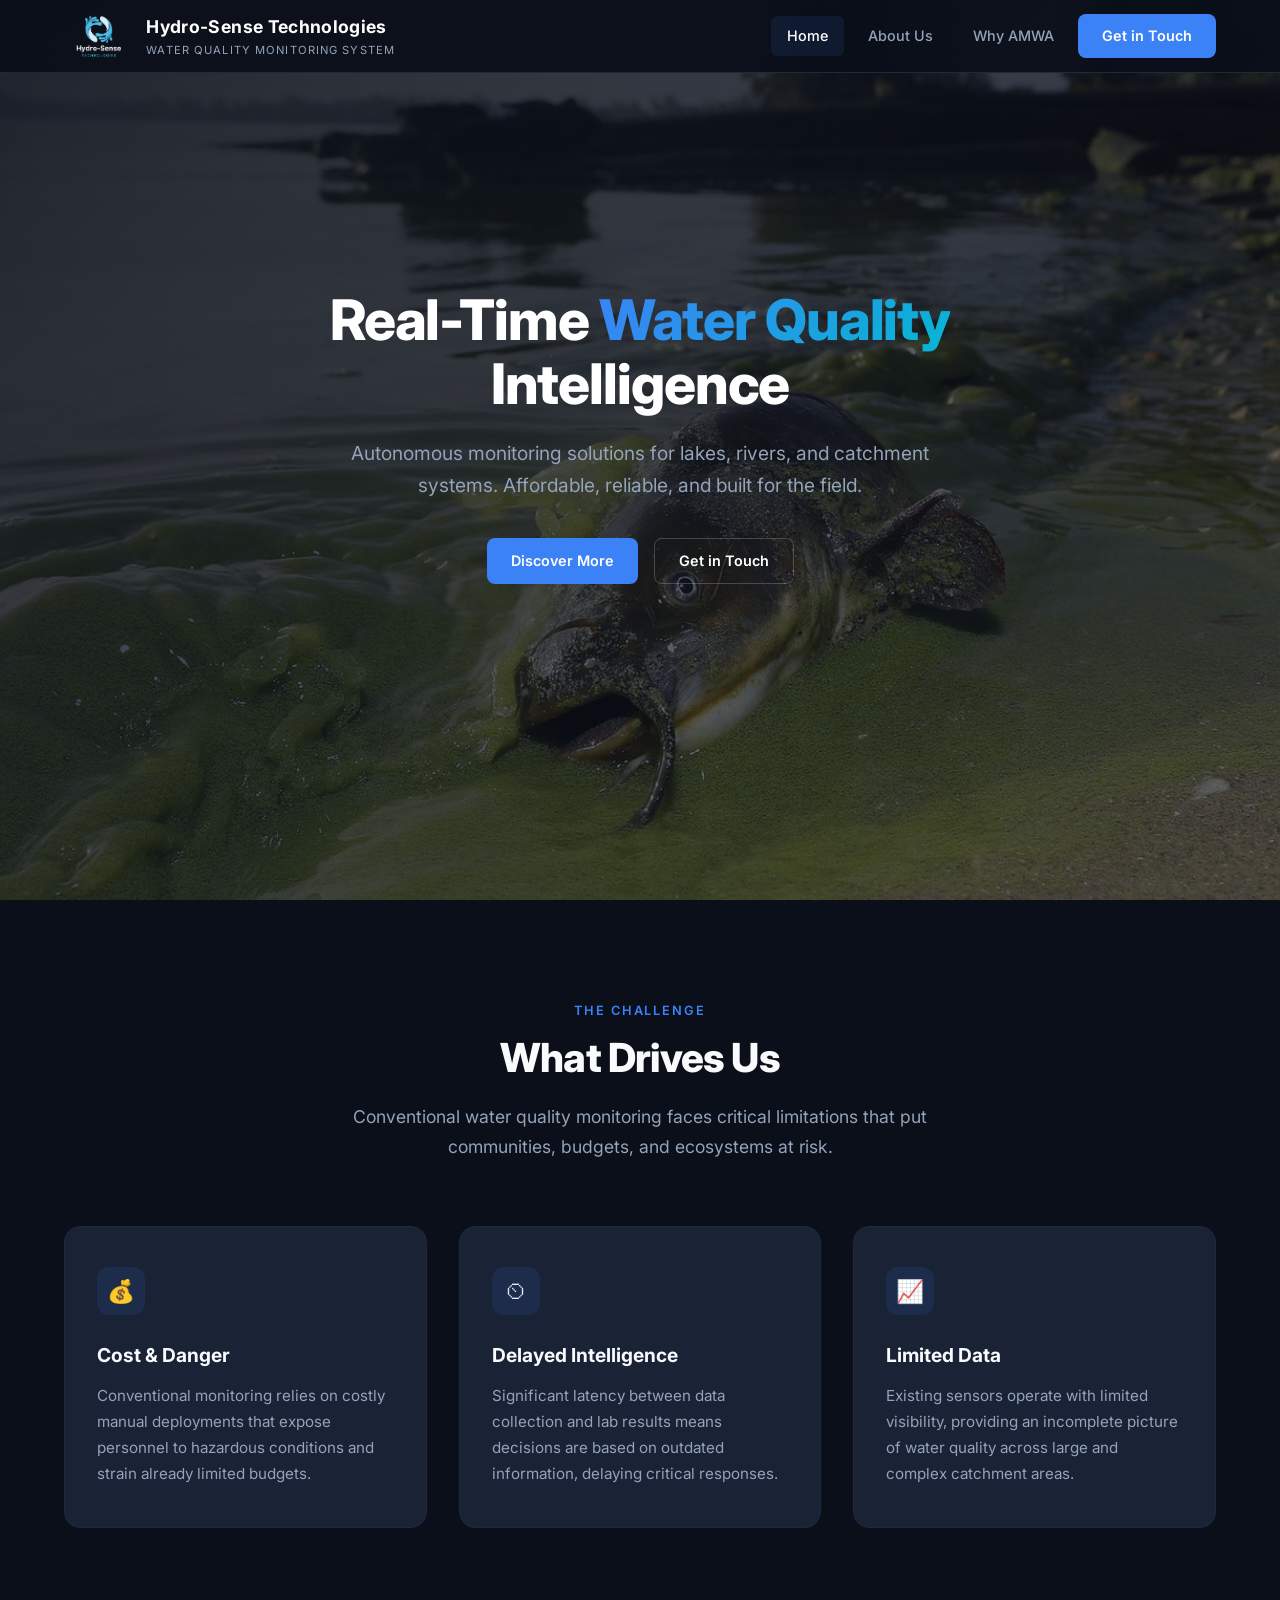
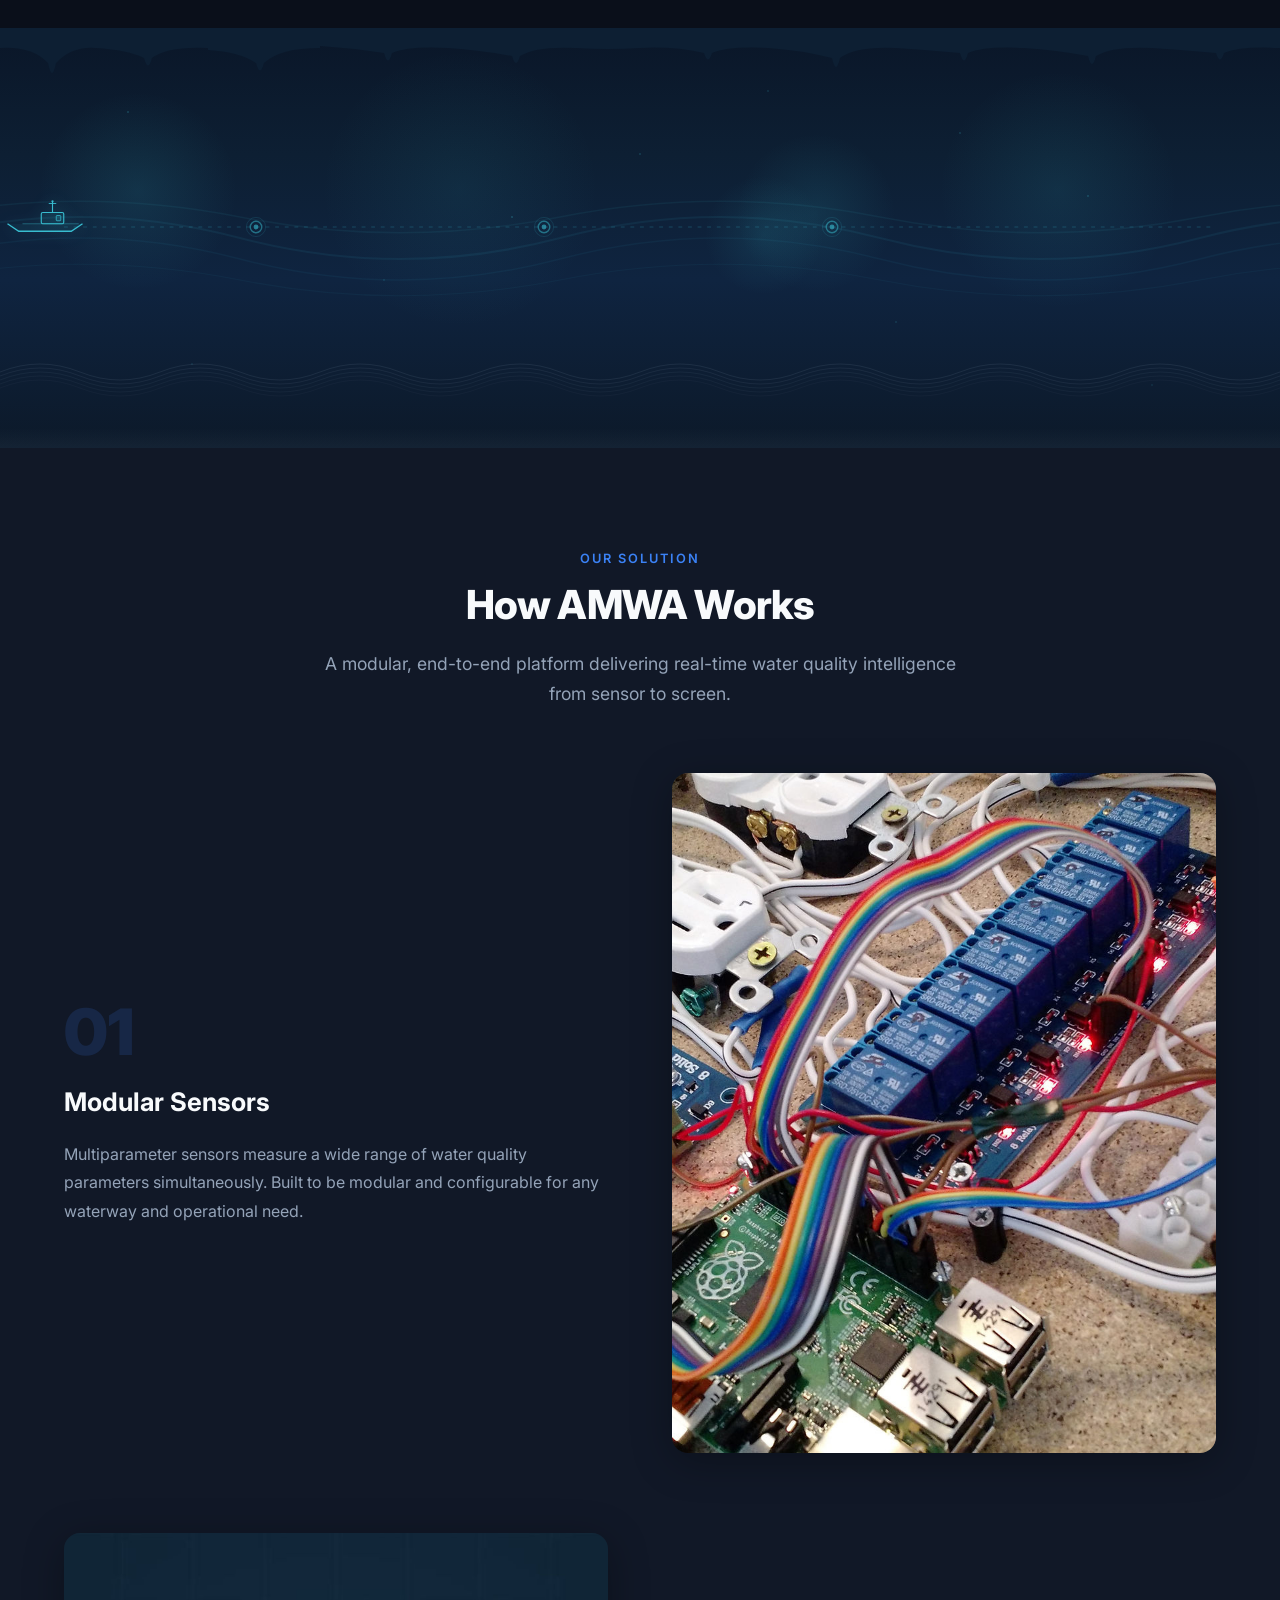
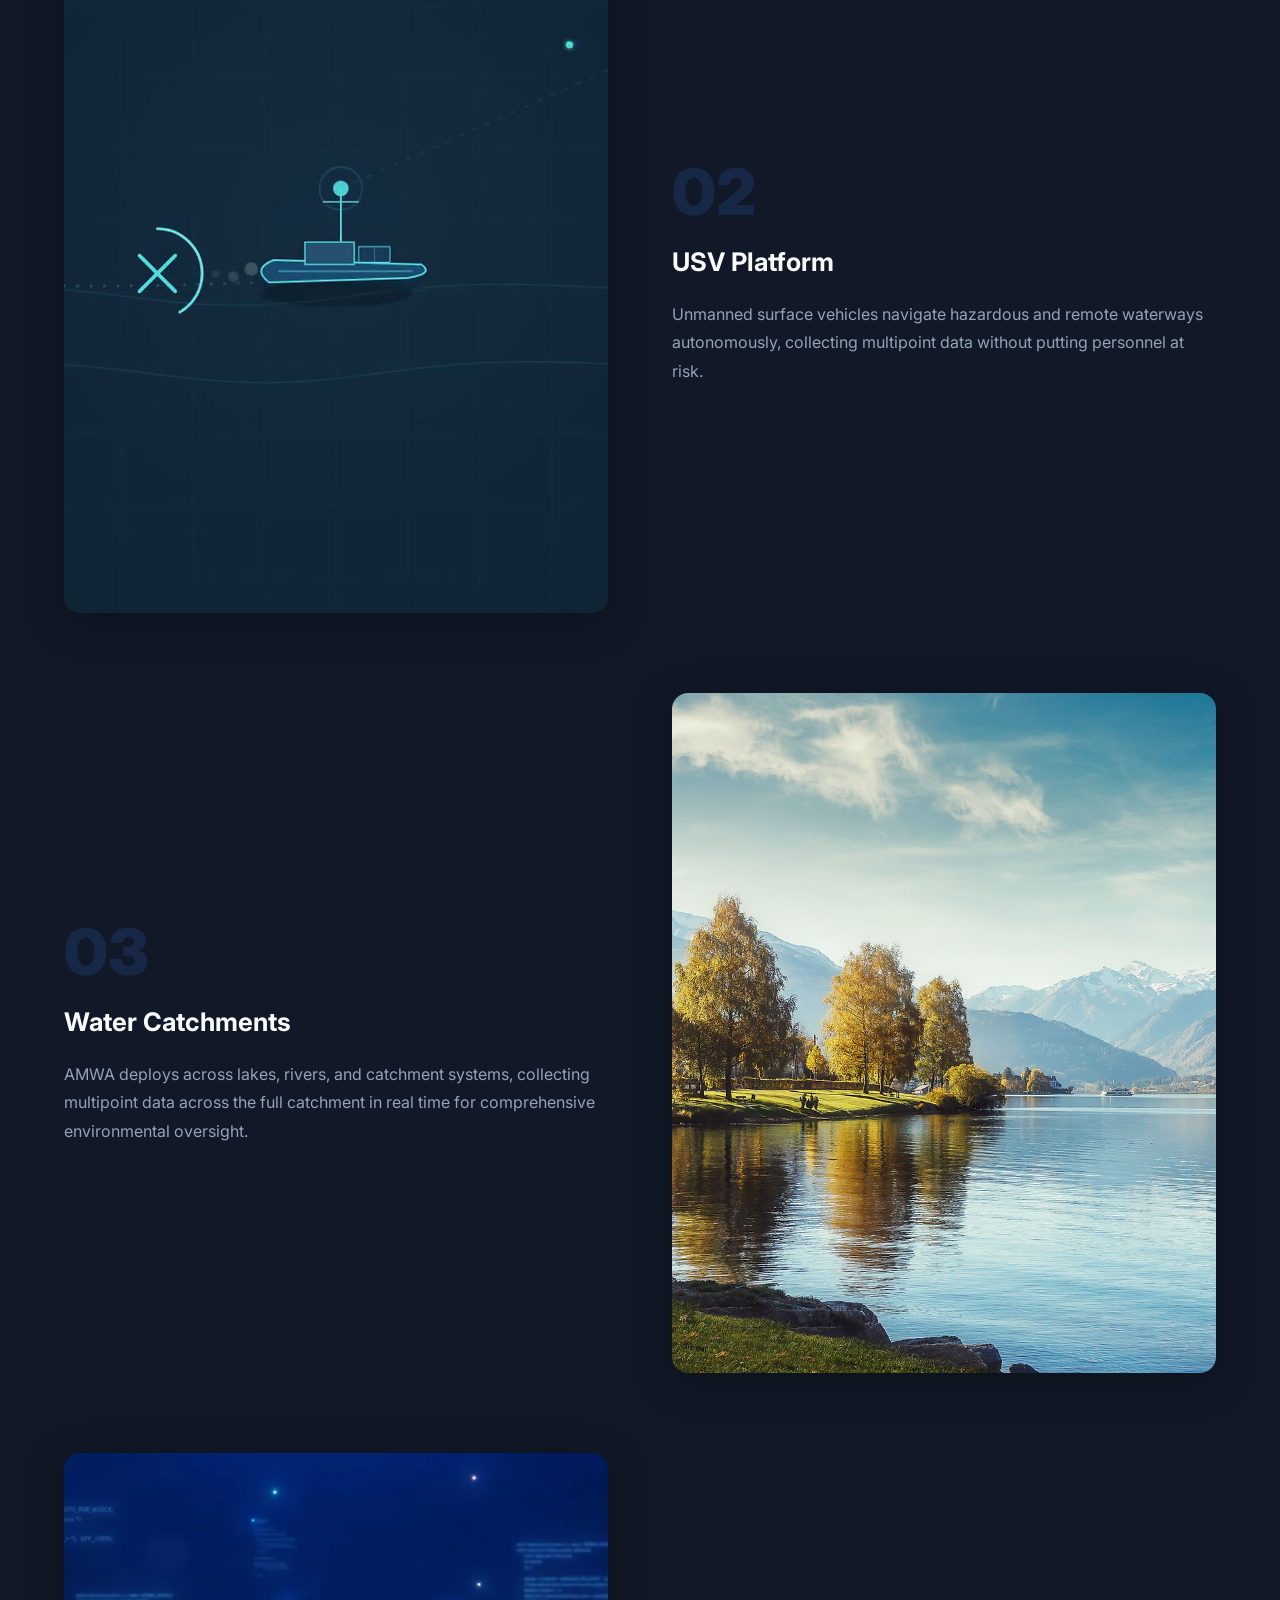
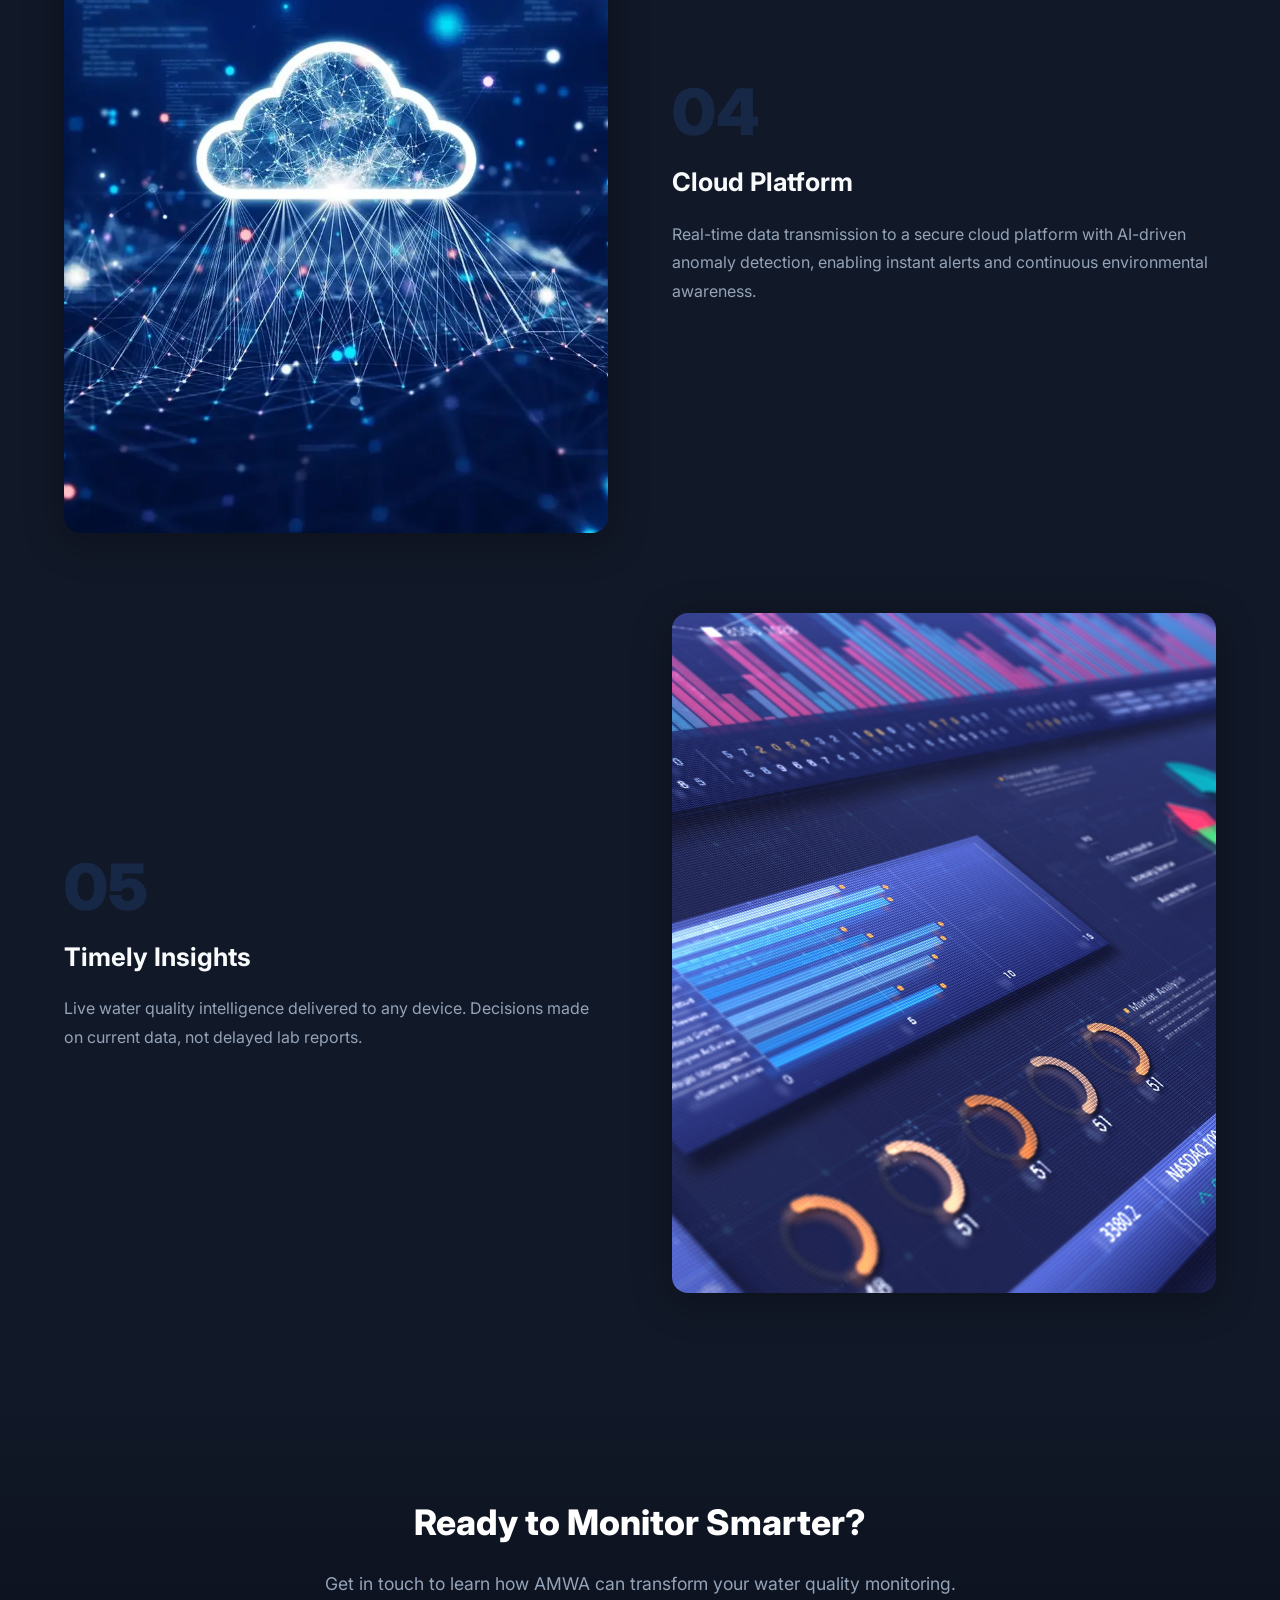
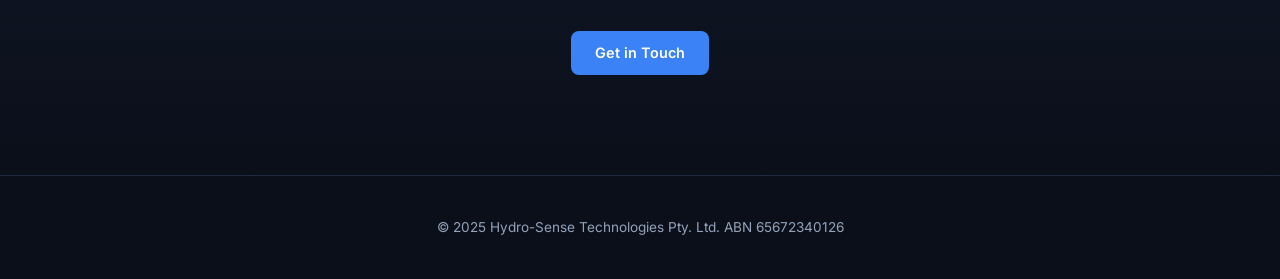
<file: index.html>
<!DOCTYPE html>
<html lang="en">
<head>
  <meta charset="UTF-8">
  <meta name="viewport" content="width=device-width, initial-scale=1.0">
  <title>Hydro-Sense Technologies | Water Quality Monitoring System</title>
  <meta name="description" content="Hydro-Sense Technologies provides autonomous, real-time water quality monitoring solutions using IoT sensors, AI analytics, and unmanned surface vehicles.">
  <link rel="stylesheet" href="styles.css">
  <link rel="icon" href="images/logo.png" type="image/png">
  <link href="https://fonts.googleapis.com/css2?family=Inter:wght@400;500;600;700;800;900&display=swap" rel="stylesheet">
</head>
<body>

  <!-- HEADER -->
  <header>
    <div class="nav-container">
      <a href="index.html" class="logo">
        <img src="images/logo.png" alt="Hydro-Sense Technologies Logo">
        <div class="logo-text">
          <span class="company-name">Hydro-Sense Technologies</span>
          <span class="tagline">Water Quality Monitoring System</span>
        </div>
      </a>
      <button class="menu-toggle" onclick="document.querySelector('nav').classList.toggle('open')" aria-label="Toggle menu">&#9776;</button>
      <nav>
        <a href="index.html" class="active">Home</a>
        <a href="about.html">About Us</a>
        <a href="why-amwa.html">Why AMWA</a>
        <a href="about.html#contact" class="btn btn-primary">Get in Touch</a>
      </nav>
    </div>
  </header>

  <!-- HERO -->
  <section class="hero">
    <div class="hero-bg">
      <img src="images/hero.jpg" alt="Water monitoring landscape">
    </div>
    <div class="hero-content">
      <h1>Real-Time <span>Water Quality</span> Intelligence</h1>
      <p>Autonomous monitoring solutions for lakes, rivers, and catchment systems. Affordable, reliable, and built for the field.</p>
      <div class="hero-buttons">
        <a href="about.html" class="btn btn-primary">Discover More</a>
        <a href="about.html#contact" class="btn btn-outline">Get in Touch</a>
      </div>
    </div>
  </section>

  <!-- WHAT DRIVES US -->
  <section id="drives">
    <div class="container">
      <div class="section-header">
        <p class="section-label">The Challenge</p>
        <h2 class="section-title">What Drives Us</h2>
        <p class="section-subtitle">Conventional water quality monitoring faces critical limitations that put communities, budgets, and ecosystems at risk.</p>
      </div>
      <div class="problems-grid">
        <div class="problem-card">
          <div class="problem-icon">&#128176;</div>
          <h3>Cost &amp; Danger</h3>
          <p>Conventional monitoring relies on costly manual deployments that expose personnel to hazardous conditions and strain already limited budgets.</p>
        </div>
        <div class="problem-card">
          <div class="problem-icon">&#9202;</div>
          <h3>Delayed Intelligence</h3>
          <p>Significant latency between data collection and lab results means decisions are based on outdated information, delaying critical responses.</p>
        </div>
        <div class="problem-card">
          <div class="problem-icon">&#128200;</div>
          <h3>Limited Data</h3>
          <p>Existing sensors operate with limited visibility, providing an incomplete picture of water quality across large and complex catchment areas.</p>
        </div>
      </div>
    </div>
  </section>

  <!-- USV ANIMATION -->
  <section class="usv-scene">
    <div class="usv-bg">
      <!-- Stalactites at top -->
      <svg class="stalactites" viewBox="0 0 1600 80" preserveAspectRatio="none">
        <path d="M0,0 L0,20 Q40,18 60,35 Q65,55 70,35 Q90,18 120,20 Q160,22 180,30 Q185,45 190,30 Q210,18 260,20 L260,22 Q300,24 320,35 Q325,50 330,35 Q350,20 400,20 L400,18 Q440,20 480,25 Q485,40 490,25 Q510,18 560,20 Q600,22 640,28 Q645,42 650,28 Q670,18 720,20 Q760,22 800,20 Q840,18 880,25 Q885,38 890,25 Q910,18 960,20 Q1000,22 1040,30 Q1045,48 1050,30 Q1070,18 1120,20 Q1160,22 1200,25 Q1205,40 1210,25 Q1230,18 1280,20 Q1320,22 1360,28 Q1365,44 1370,28 Q1390,18 1440,20 Q1480,22 1520,25 Q1525,38 1530,25 Q1550,18 1600,20 L1600,0 Z" fill="#0d1f33"/>
      </svg>

      <!-- Bokeh circles -->
      <div class="bokeh bokeh-1"></div>
      <div class="bokeh bokeh-2"></div>
      <div class="bokeh bokeh-3"></div>
      <div class="bokeh bokeh-4"></div>
      <div class="bokeh bokeh-5"></div>

      <!-- Background waves -->
      <svg class="bg-waves" viewBox="0 0 1600 400" preserveAspectRatio="none">
        <path class="wave wave-1" d="M-100,200 Q100,160 300,200 Q500,240 700,200 Q900,160 1100,200 Q1300,240 1500,200 Q1700,160 1900,200" fill="none" stroke="rgba(56,189,208,0.08)" stroke-width="2"/>
        <path class="wave wave-2" d="M-100,220 Q100,180 300,220 Q500,260 700,220 Q900,180 1100,220 Q1300,260 1500,220 Q1700,180 1900,220" fill="none" stroke="rgba(56,189,208,0.06)" stroke-width="1.5"/>
        <path class="wave wave-3" d="M-100,240 Q100,210 300,240 Q500,270 700,240 Q900,210 1100,240 Q1300,270 1500,240 Q1700,210 1900,240" fill="none" stroke="rgba(56,189,208,0.05)" stroke-width="1"/>
        <path class="wave wave-4" d="M-100,180 Q100,150 300,180 Q500,210 700,180 Q900,150 1100,180 Q1300,210 1500,180 Q1700,150 1900,180" fill="none" stroke="rgba(56,189,208,0.07)" stroke-width="1.5"/>
      </svg>

      <!-- Data path line with collection points -->
      <div class="data-path">
        <svg class="path-line" viewBox="0 0 1200 20" preserveAspectRatio="xMidYMid meet">
          <line x1="0" y1="10" x2="1200" y2="10" stroke="rgba(56,189,208,0.25)" stroke-width="1" stroke-dasharray="4,6"/>
          <!-- Data collection points -->
          <circle cx="200" cy="10" r="6" fill="none" stroke="rgba(56,189,208,0.5)" stroke-width="1.5"/>
          <circle cx="200" cy="10" r="2.5" fill="rgba(56,189,208,0.6)"/>
          <circle cx="200" cy="10" r="10" fill="none" stroke="rgba(56,189,208,0.15)" stroke-width="1" class="ping ping-1"/>

          <circle cx="500" cy="10" r="6" fill="none" stroke="rgba(56,189,208,0.5)" stroke-width="1.5"/>
          <circle cx="500" cy="10" r="2.5" fill="rgba(56,189,208,0.6)"/>
          <circle cx="500" cy="10" r="10" fill="none" stroke="rgba(56,189,208,0.15)" stroke-width="1" class="ping ping-2"/>

          <circle cx="800" cy="10" r="6" fill="none" stroke="rgba(56,189,208,0.5)" stroke-width="1.5"/>
          <circle cx="800" cy="10" r="2.5" fill="rgba(56,189,208,0.6)"/>
          <circle cx="800" cy="10" r="10" fill="none" stroke="rgba(56,189,208,0.15)" stroke-width="1" class="ping ping-3"/>
        </svg>
      </div>

      <!-- USV Boat (animated) -->
      <div class="usv-boat">
        <svg viewBox="0 0 120 60" fill="none">
          <!-- Hull -->
          <path d="M10,35 L25,45 L95,45 L110,35" stroke="#38bdd0" stroke-width="1.8" fill="rgba(56,189,208,0.05)"/>
          <!-- Cabin -->
          <rect x="55" y="20" width="30" height="15" rx="2" stroke="#38bdd0" stroke-width="1.5" fill="rgba(56,189,208,0.08)"/>
          <!-- Small window -->
          <rect x="75" y="24" width="6" height="7" rx="1" stroke="#38bdd0" stroke-width="1" fill="rgba(56,189,208,0.15)"/>
          <!-- Mast -->
          <line x1="70" y1="5" x2="70" y2="20" stroke="#38bdd0" stroke-width="1.5"/>
          <!-- Antenna cross -->
          <line x1="65" y1="8" x2="75" y2="8" stroke="#38bdd0" stroke-width="1.2"/>
          <!-- Antenna tip -->
          <circle cx="70" cy="5" r="1.5" fill="#38bdd0"/>
          <!-- Deck line -->
          <line x1="30" y1="35" x2="105" y2="35" stroke="#38bdd0" stroke-width="1" opacity="0.5"/>
        </svg>
      </div>

      <!-- Bottom wireframe waves -->
      <svg class="wireframe-waves" viewBox="0 0 1600 100" preserveAspectRatio="none">
        <defs>
          <clipPath id="waveClip">
            <rect x="0" y="0" width="1600" height="100"/>
          </clipPath>
        </defs>
        <g clip-path="url(#waveClip)">
          <path d="M0,30 Q50,10 100,30 Q150,50 200,30 Q250,10 300,30 Q350,50 400,30 Q450,10 500,30 Q550,50 600,30 Q650,10 700,30 Q750,50 800,30 Q850,10 900,30 Q950,50 1000,30 Q1050,10 1100,30 Q1150,50 1200,30 Q1250,10 1300,30 Q1350,50 1400,30 Q1450,10 1500,30 Q1550,50 1600,30" fill="none" stroke="rgba(180,200,220,0.15)" stroke-width="0.8"/>
          <path d="M0,35 Q50,15 100,35 Q150,55 200,35 Q250,15 300,35 Q350,55 400,35 Q450,15 500,35 Q550,55 600,35 Q650,15 700,35 Q750,55 800,35 Q850,15 900,35 Q950,55 1000,35 Q1050,15 1100,35 Q1150,55 1200,35 Q1250,15 1300,35 Q1350,55 1400,35 Q1450,15 1500,35 Q1550,55 1600,35" fill="none" stroke="rgba(180,200,220,0.12)" stroke-width="0.8"/>
          <path d="M0,40 Q50,20 100,40 Q150,60 200,40 Q250,20 300,40 Q350,60 400,40 Q450,20 500,40 Q550,60 600,40 Q650,20 700,40 Q750,60 800,40 Q850,20 900,40 Q950,60 1000,40 Q1050,20 1100,40 Q1150,60 1200,40 Q1250,20 1300,40 Q1350,60 1400,40 Q1450,20 1500,40 Q1550,60 1600,40" fill="none" stroke="rgba(180,200,220,0.1)" stroke-width="0.8"/>
          <path d="M0,45 Q50,25 100,45 Q150,65 200,45 Q250,25 300,45 Q350,65 400,45 Q450,25 500,45 Q550,65 600,45 Q650,25 700,45 Q750,65 800,45 Q850,25 900,45 Q950,65 1000,45 Q1050,25 1100,45 Q1150,65 1200,45 Q1250,25 1300,45 Q1350,65 1400,45 Q1450,25 1500,45 Q1550,65 1600,45" fill="none" stroke="rgba(180,200,220,0.08)" stroke-width="0.8"/>
          <path d="M0,50 Q50,30 100,50 Q150,70 200,50 Q250,30 300,50 Q350,70 400,50 Q450,30 500,50 Q550,70 600,50 Q650,30 700,50 Q750,70 800,50 Q850,30 900,50 Q950,70 1000,50 Q1050,30 1100,50 Q1150,70 1200,50 Q1250,30 1300,50 Q1350,70 1400,50 Q1450,30 1500,50 Q1550,70 1600,50" fill="none" stroke="rgba(180,200,220,0.06)" stroke-width="0.8"/>
          <!-- Vertical grid lines -->
          <line x1="100" y1="25" x2="100" y2="55" stroke="rgba(180,200,220,0.04)" stroke-width="0.5"/>
          <line x1="200" y1="25" x2="200" y2="55" stroke="rgba(180,200,220,0.04)" stroke-width="0.5"/>
          <line x1="300" y1="25" x2="300" y2="55" stroke="rgba(180,200,220,0.04)" stroke-width="0.5"/>
          <line x1="400" y1="25" x2="400" y2="55" stroke="rgba(180,200,220,0.04)" stroke-width="0.5"/>
          <line x1="500" y1="25" x2="500" y2="55" stroke="rgba(180,200,220,0.04)" stroke-width="0.5"/>
          <line x1="600" y1="25" x2="600" y2="55" stroke="rgba(180,200,220,0.04)" stroke-width="0.5"/>
          <line x1="700" y1="25" x2="700" y2="55" stroke="rgba(180,200,220,0.04)" stroke-width="0.5"/>
          <line x1="800" y1="25" x2="800" y2="55" stroke="rgba(180,200,220,0.04)" stroke-width="0.5"/>
          <line x1="900" y1="25" x2="900" y2="55" stroke="rgba(180,200,220,0.04)" stroke-width="0.5"/>
          <line x1="1000" y1="25" x2="1000" y2="55" stroke="rgba(180,200,220,0.04)" stroke-width="0.5"/>
          <line x1="1100" y1="25" x2="1100" y2="55" stroke="rgba(180,200,220,0.04)" stroke-width="0.5"/>
          <line x1="1200" y1="25" x2="1200" y2="55" stroke="rgba(180,200,220,0.04)" stroke-width="0.5"/>
          <line x1="1300" y1="25" x2="1300" y2="55" stroke="rgba(180,200,220,0.04)" stroke-width="0.5"/>
          <line x1="1400" y1="25" x2="1400" y2="55" stroke="rgba(180,200,220,0.04)" stroke-width="0.5"/>
          <line x1="1500" y1="25" x2="1500" y2="55" stroke="rgba(180,200,220,0.04)" stroke-width="0.5"/>
        </g>
      </svg>

      <!-- Bottom bar -->
      <div class="bottom-bar"></div>
    </div>
  </section>

  <!-- SOLUTIONS -->
  <section id="solutions" style="background: var(--color-bg-light);">
    <div class="container">
      <div class="section-header">
        <p class="section-label">Our Solution</p>
        <h2 class="section-title">How AMWA Works</h2>
        <p class="section-subtitle">A modular, end-to-end platform delivering real-time water quality intelligence from sensor to screen.</p>
      </div>

      <!-- 01 Modular Sensors -->
      <div class="solution-item">
        <div class="solution-text">
          <div class="solution-number">01</div>
          <h3>Modular Sensors</h3>
          <p>Multiparameter sensors measure a wide range of water quality parameters simultaneously. Built to be modular and configurable for any waterway and operational need.</p>
        </div>
        <div class="solution-image">
          <img src="images/circuit-board.jpg" alt="Circuit Board Setup - Modular Sensor Hardware">
        </div>
      </div>

      <!-- 02 USV Platform -->
      <div class="solution-item reverse">
        <div class="solution-text">
          <div class="solution-number">02</div>
          <h3>USV Platform</h3>
          <p>Unmanned surface vehicles navigate hazardous and remote waterways autonomously, collecting multipoint data without putting personnel at risk.</p>
        </div>
        <div class="solution-image">
          <img src="images/usv.jpg" alt="Unmanned Surface Vehicle on water">
        </div>
      </div>

      <!-- 03 Water Catchments -->
      <div class="solution-item">
        <div class="solution-text">
          <div class="solution-number">03</div>
          <h3>Water Catchments</h3>
          <p>AMWA deploys across lakes, rivers, and catchment systems, collecting multipoint data across the full catchment in real time for comprehensive environmental oversight.</p>
        </div>
        <div class="solution-image">
          <img src="images/lake.jpg" alt="Autumn at the lake - Water Catchment">
        </div>
      </div>

      <!-- 04 Cloud Platform -->
      <div class="solution-item reverse">
        <div class="solution-text">
          <div class="solution-number">04</div>
          <h3>Cloud Platform</h3>
          <p>Real-time data transmission to a secure cloud platform with AI-driven anomaly detection, enabling instant alerts and continuous environmental awareness.</p>
        </div>
        <div class="solution-image">
          <img src="images/cloud.webp" alt="Cloud Data Management Platform">
        </div>
      </div>

      <!-- 05 Timely Insights -->
      <div class="solution-item">
        <div class="solution-text">
          <div class="solution-number">05</div>
          <h3>Timely Insights</h3>
          <p>Live water quality intelligence delivered to any device. Decisions made on current data, not delayed lab reports.</p>
        </div>
        <div class="solution-image">
          <img src="images/dashboard.jpg" alt="Data Dashboard Display">
        </div>
      </div>
    </div>
  </section>

  <!-- CTA -->
  <section class="cta-section">
    <div class="container">
      <h2>Ready to Monitor Smarter?</h2>
      <p>Get in touch to learn how AMWA can transform your water quality monitoring.</p>
      <a href="about.html#contact" class="btn btn-primary">Get in Touch</a>
    </div>
  </section>

  <!-- FOOTER -->
  <footer>
    <div class="container">
      <p>&copy; 2025 Hydro-Sense Technologies Pty. Ltd. ABN 65672340126</p>
    </div>
  </footer>

</body>
</html>
</file>
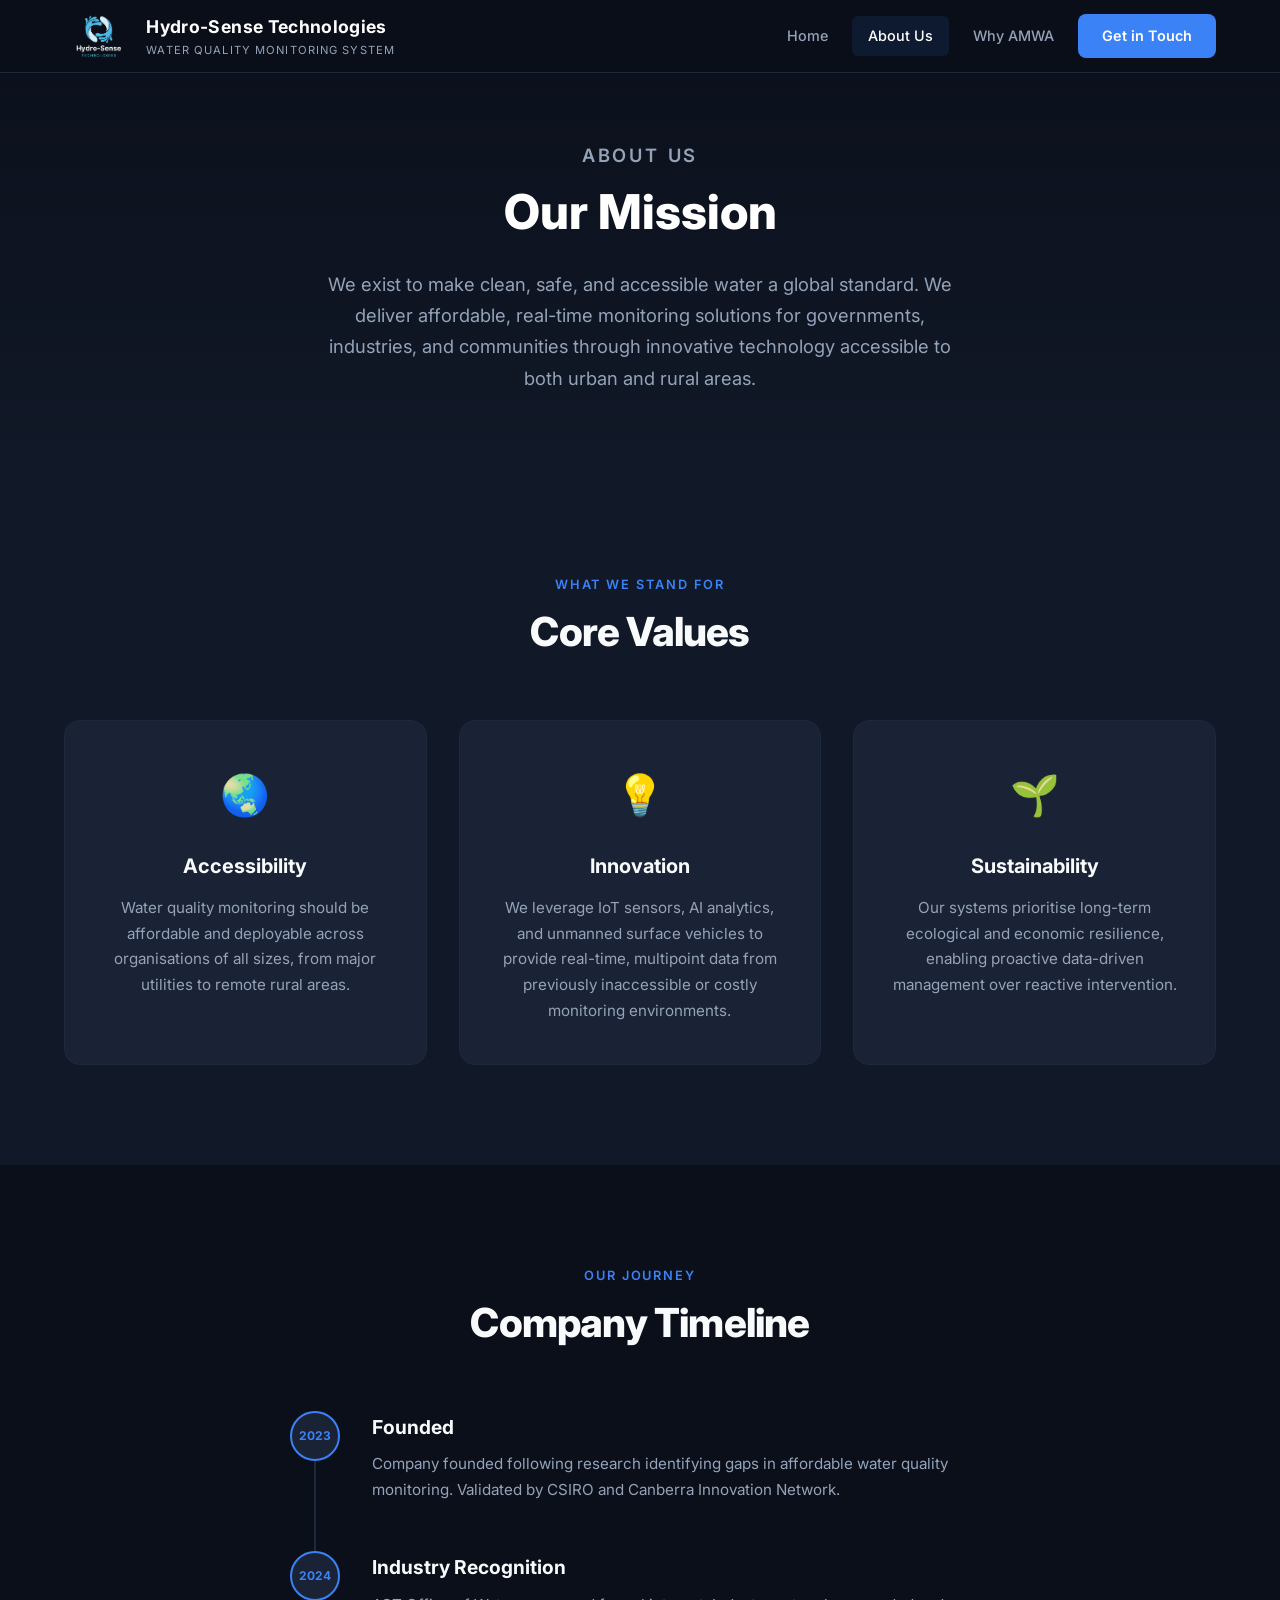
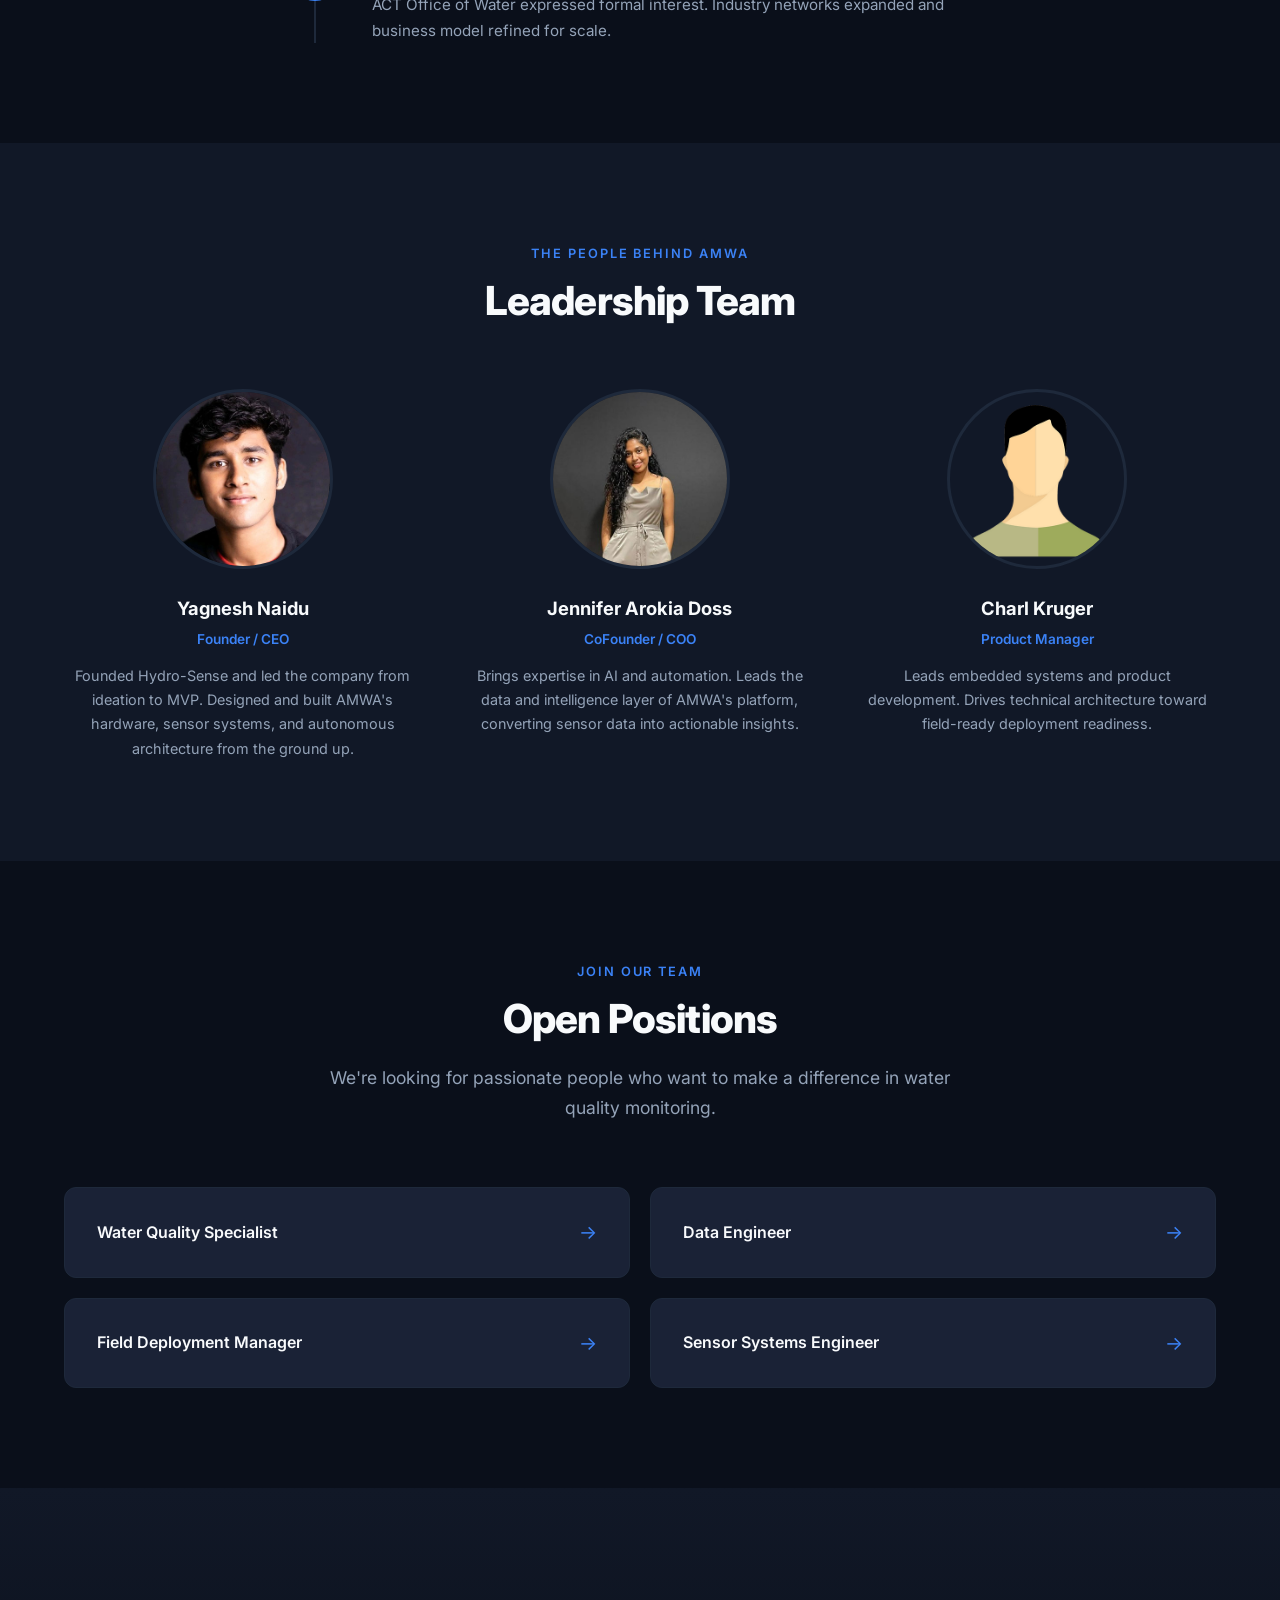
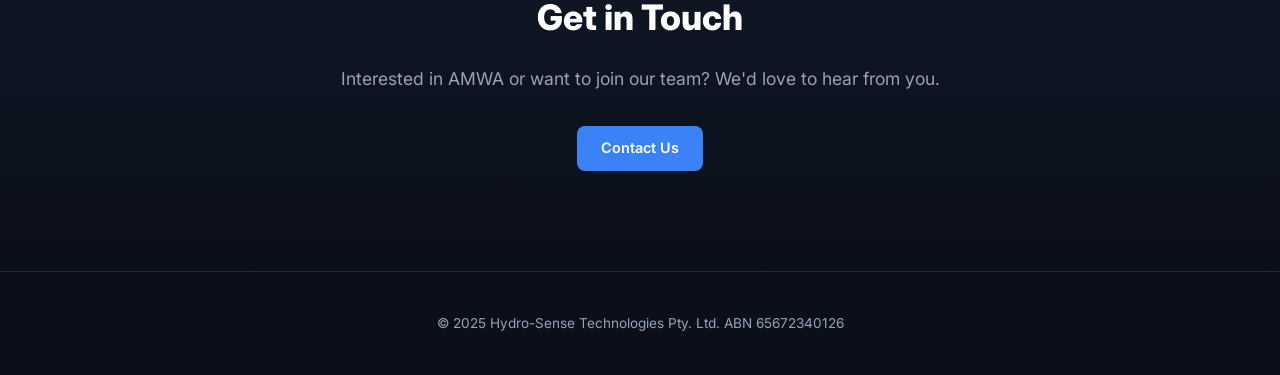
<file: about.html>
<!DOCTYPE html>
<html lang="en">
<head>
  <meta charset="UTF-8">
  <meta name="viewport" content="width=device-width, initial-scale=1.0">
  <title>About Us | Hydro-Sense Technologies</title>
  <meta name="description" content="Learn about Hydro-Sense Technologies, our mission to make clean, safe, and accessible water a global standard, and the team behind AMWA.">
  <link rel="stylesheet" href="styles.css">
  <link rel="icon" href="images/logo.png" type="image/png">
  <link href="https://fonts.googleapis.com/css2?family=Inter:wght@400;500;600;700;800;900&display=swap" rel="stylesheet">
</head>
<body>

  <!-- HEADER -->
  <header>
    <div class="nav-container">
      <a href="index.html" class="logo">
        <img src="images/logo.png" alt="Hydro-Sense Technologies Logo">
        <div class="logo-text">
          <span class="company-name">Hydro-Sense Technologies</span>
          <span class="tagline">Water Quality Monitoring System</span>
        </div>
      </a>
      <button class="menu-toggle" onclick="document.querySelector('nav').classList.toggle('open')" aria-label="Toggle menu">&#9776;</button>
      <nav>
        <a href="index.html">Home</a>
        <a href="about.html" class="active">About Us</a>
        <a href="why-amwa.html">Why AMWA</a>
        <a href="#contact" class="btn btn-primary">Get in Touch</a>
      </nav>
    </div>
  </header>

  <!-- PAGE HERO -->
  <section class="page-hero">
    <div class="container">
      <p class="section-label">About Us</p>
      <h1>Our Mission</h1>
      <p>We exist to make clean, safe, and accessible water a global standard. We deliver affordable, real-time monitoring solutions for governments, industries, and communities through innovative technology accessible to both urban and rural areas.</p>
    </div>
  </section>

  <!-- CORE VALUES -->
  <section style="background: var(--color-bg-light);">
    <div class="container">
      <div class="section-header">
        <p class="section-label">What We Stand For</p>
        <h2 class="section-title">Core Values</h2>
      </div>
      <div class="values-grid">
        <div class="value-card">
          <div class="value-icon">&#127759;</div>
          <h3>Accessibility</h3>
          <p>Water quality monitoring should be affordable and deployable across organisations of all sizes, from major utilities to remote rural areas.</p>
        </div>
        <div class="value-card">
          <div class="value-icon">&#128161;</div>
          <h3>Innovation</h3>
          <p>We leverage IoT sensors, AI analytics, and unmanned surface vehicles to provide real-time, multipoint data from previously inaccessible or costly monitoring environments.</p>
        </div>
        <div class="value-card">
          <div class="value-icon">&#127793;</div>
          <h3>Sustainability</h3>
          <p>Our systems prioritise long-term ecological and economic resilience, enabling proactive data-driven management over reactive intervention.</p>
        </div>
      </div>
    </div>
  </section>

  <!-- TIMELINE -->
  <section>
    <div class="container">
      <div class="section-header">
        <p class="section-label">Our Journey</p>
        <h2 class="section-title">Company Timeline</h2>
      </div>
      <div class="timeline">
        <div class="timeline-item">
          <div class="timeline-dot">2023</div>
          <div class="timeline-content">
            <h3>Founded</h3>
            <p>Company founded following research identifying gaps in affordable water quality monitoring. Validated by CSIRO and Canberra Innovation Network.</p>
          </div>
        </div>
        <div class="timeline-item">
          <div class="timeline-dot">2024</div>
          <div class="timeline-content">
            <h3>Industry Recognition</h3>
            <p>ACT Office of Water expressed formal interest. Industry networks expanded and business model refined for scale.</p>
          </div>
        </div>
      </div>
    </div>
  </section>

  <!-- TEAM -->
  <section style="background: var(--color-bg-light);">
    <div class="container">
      <div class="section-header">
        <p class="section-label">The People Behind AMWA</p>
        <h2 class="section-title">Leadership Team</h2>
      </div>
      <div class="team-grid">
        <div class="team-card">
          <div class="team-photo">
            <img src="images/yagnesh.jpg" alt="Yagnesh Naidu">
          </div>
          <h3>Yagnesh Naidu</h3>
          <p class="role">Founder / CEO</p>
          <p>Founded Hydro-Sense and led the company from ideation to MVP. Designed and built AMWA's hardware, sensor systems, and autonomous architecture from the ground up.</p>
        </div>
        <div class="team-card">
          <div class="team-photo">
            <img src="images/jennifer.jpg" alt="Jennifer Arokia Doss">
          </div>
          <h3>Jennifer Arokia Doss</h3>
          <p class="role">CoFounder / COO</p>
          <p>Brings expertise in AI and automation. Leads the data and intelligence layer of AMWA's platform, converting sensor data into actionable insights.</p>
        </div>
        <div class="team-card">
          <div class="team-photo">
            <img src="images/charl.png" alt="Charl Kruger">
          </div>
          <h3>Charl Kruger</h3>
          <p class="role">Product Manager</p>
          <p>Leads embedded systems and product development. Drives technical architecture toward field-ready deployment readiness.</p>
        </div>
      </div>
    </div>
  </section>

  <!-- CAREERS -->
  <section>
    <div class="container">
      <div class="section-header">
        <p class="section-label">Join Our Team</p>
        <h2 class="section-title">Open Positions</h2>
        <p class="section-subtitle">We're looking for passionate people who want to make a difference in water quality monitoring.</p>
      </div>
      <div class="careers-grid">
        <div class="career-card">
          <h3>Water Quality Specialist</h3>
          <span class="arrow">&rarr;</span>
        </div>
        <div class="career-card">
          <h3>Data Engineer</h3>
          <span class="arrow">&rarr;</span>
        </div>
        <div class="career-card">
          <h3>Field Deployment Manager</h3>
          <span class="arrow">&rarr;</span>
        </div>
        <div class="career-card">
          <h3>Sensor Systems Engineer</h3>
          <span class="arrow">&rarr;</span>
        </div>
      </div>
    </div>
  </section>

  <!-- CONTACT CTA -->
  <section class="cta-section" id="contact">
    <div class="container">
      <h2>Get in Touch</h2>
      <p>Interested in AMWA or want to join our team? We'd love to hear from you.</p>
      <a href="mailto:info@hydrosensetechnologies.com.au" class="btn btn-primary">Contact Us</a>
    </div>
  </section>

  <!-- FOOTER -->
  <footer>
    <div class="container">
      <p>&copy; 2025 Hydro-Sense Technologies Pty. Ltd. ABN 65672340126</p>
    </div>
  </footer>

</body>
</html>
</file>
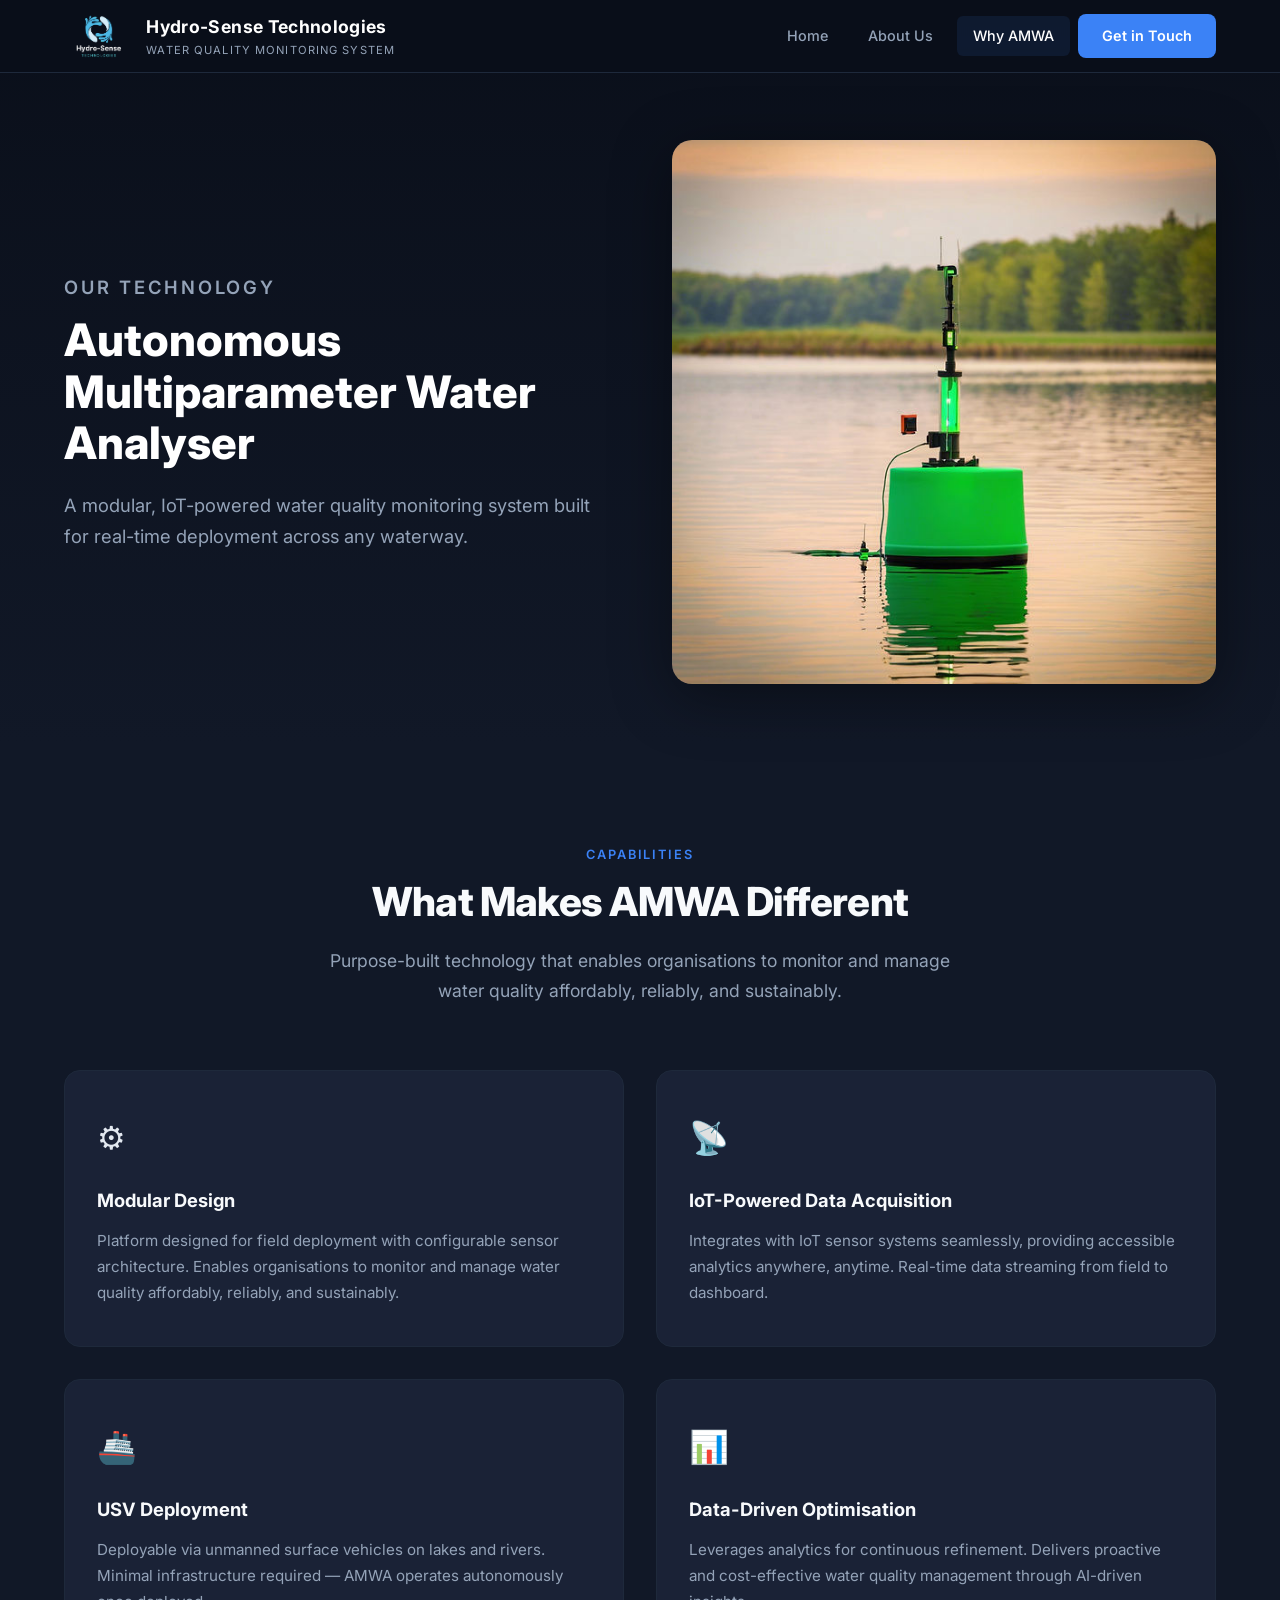
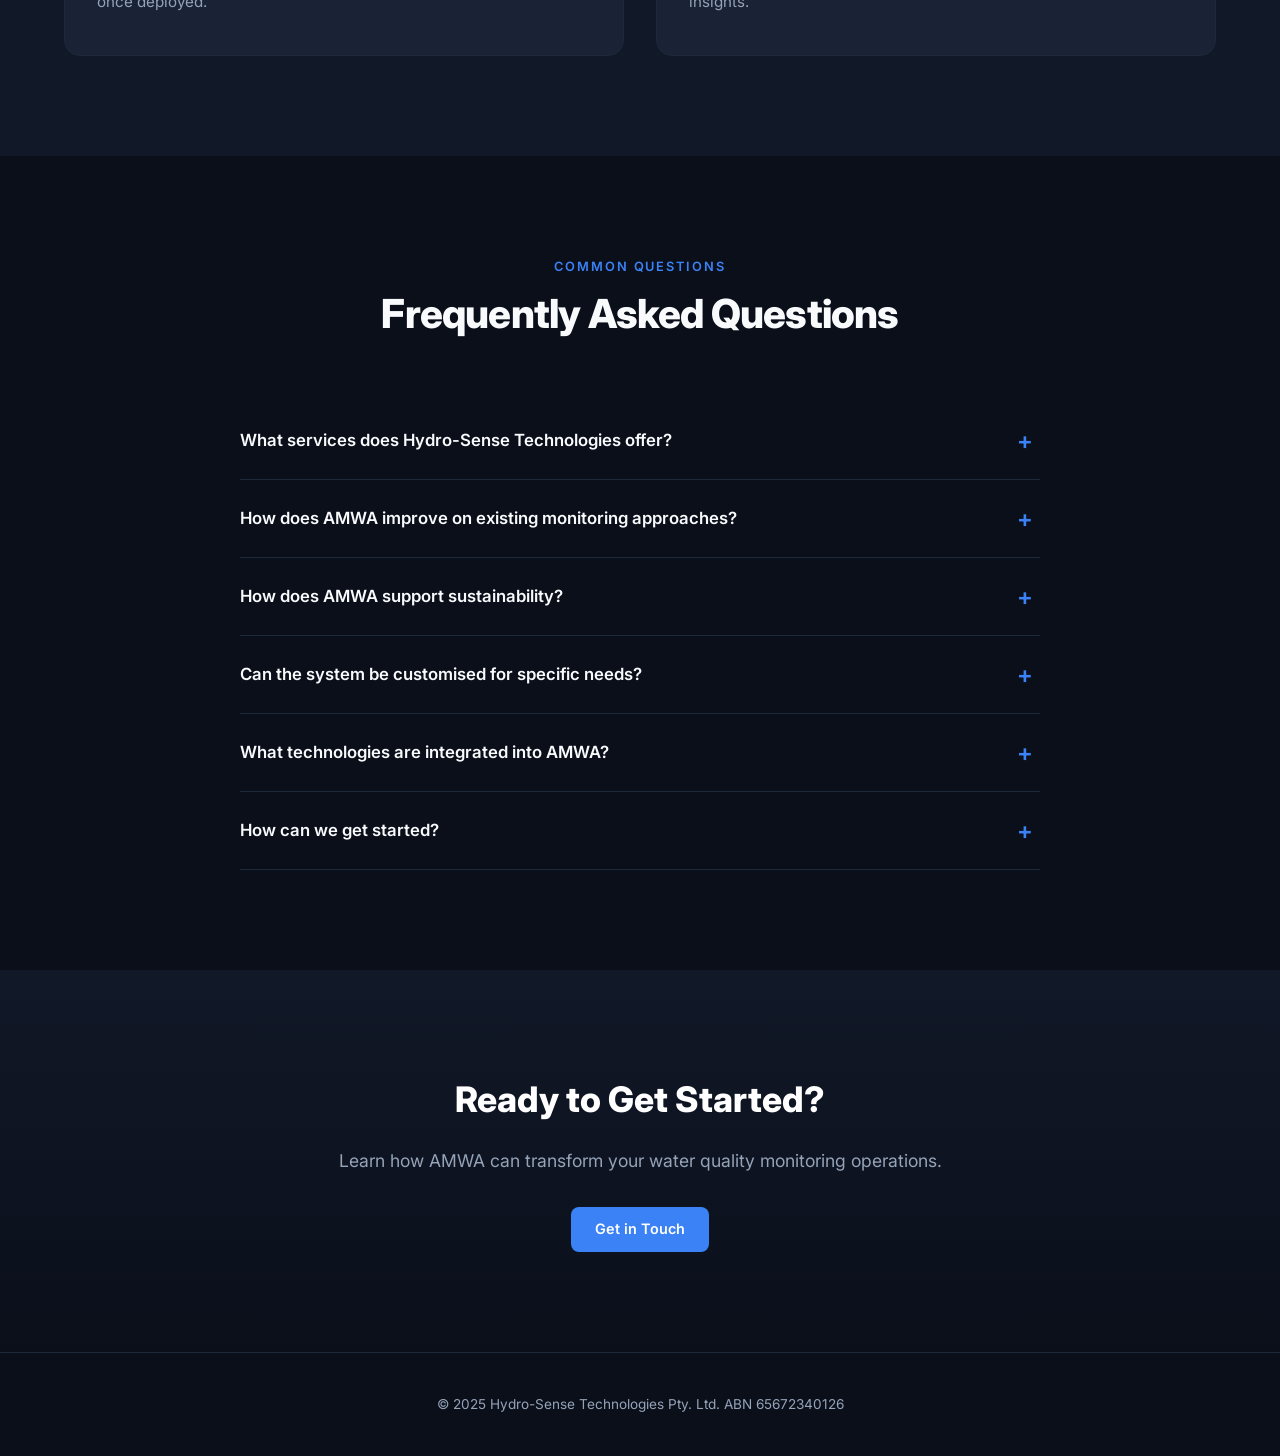
<file: why-amwa.html>
<!DOCTYPE html>
<html lang="en">
<head>
  <meta charset="UTF-8">
  <meta name="viewport" content="width=device-width, initial-scale=1.0">
  <title>Why AMWA | Hydro-Sense Technologies</title>
  <meta name="description" content="Discover AMWA - the Autonomous Multiparameter Water Analyser. A modular, IoT-powered water quality monitoring system built for real-time deployment.">
  <link rel="stylesheet" href="styles.css">
  <link rel="icon" href="images/logo.png" type="image/png">
  <link href="https://fonts.googleapis.com/css2?family=Inter:wght@400;500;600;700;800;900&display=swap" rel="stylesheet">
</head>
<body>

  <!-- HEADER -->
  <header>
    <div class="nav-container">
      <a href="index.html" class="logo">
        <img src="images/logo.png" alt="Hydro-Sense Technologies Logo">
        <div class="logo-text">
          <span class="company-name">Hydro-Sense Technologies</span>
          <span class="tagline">Water Quality Monitoring System</span>
        </div>
      </a>
      <button class="menu-toggle" onclick="document.querySelector('nav').classList.toggle('open')" aria-label="Toggle menu">&#9776;</button>
      <nav>
        <a href="index.html">Home</a>
        <a href="about.html">About Us</a>
        <a href="why-amwa.html" class="active">Why AMWA</a>
        <a href="about.html#contact" class="btn btn-primary">Get in Touch</a>
      </nav>
    </div>
  </header>

  <!-- TECH HERO -->
  <section class="tech-hero">
    <div class="container">
      <div class="tech-hero-inner">
        <div class="tech-hero-text">
          <p class="section-label">Our Technology</p>
          <h1>Autonomous Multiparameter Water Analyser</h1>
          <p>A modular, IoT-powered water quality monitoring system built for real-time deployment across any waterway.</p>
        </div>
        <div class="tech-hero-image">
          <img src="images/buoy.jpg" alt="A buoy deployed in a lake monitoring the water quality">
        </div>
      </div>
    </div>
  </section>

  <!-- FEATURES -->
  <section style="background: var(--color-bg-light);">
    <div class="container">
      <div class="section-header">
        <p class="section-label">Capabilities</p>
        <h2 class="section-title">What Makes AMWA Different</h2>
        <p class="section-subtitle">Purpose-built technology that enables organisations to monitor and manage water quality affordably, reliably, and sustainably.</p>
      </div>
      <div class="features-grid">
        <div class="feature-card">
          <div class="icon">&#9881;</div>
          <h3>Modular Design</h3>
          <p>Platform designed for field deployment with configurable sensor architecture. Enables organisations to monitor and manage water quality affordably, reliably, and sustainably.</p>
        </div>
        <div class="feature-card">
          <div class="icon">&#128225;</div>
          <h3>IoT-Powered Data Acquisition</h3>
          <p>Integrates with IoT sensor systems seamlessly, providing accessible analytics anywhere, anytime. Real-time data streaming from field to dashboard.</p>
        </div>
        <div class="feature-card">
          <div class="icon">&#128674;</div>
          <h3>USV Deployment</h3>
          <p>Deployable via unmanned surface vehicles on lakes and rivers. Minimal infrastructure required — AMWA operates autonomously once deployed.</p>
        </div>
        <div class="feature-card">
          <div class="icon">&#128202;</div>
          <h3>Data-Driven Optimisation</h3>
          <p>Leverages analytics for continuous refinement. Delivers proactive and cost-effective water quality management through AI-driven insights.</p>
        </div>
      </div>
    </div>
  </section>

  <!-- FAQ -->
  <section>
    <div class="container">
      <div class="section-header">
        <p class="section-label">Common Questions</p>
        <h2 class="section-title">Frequently Asked Questions</h2>
      </div>
      <div class="faq-list">
        <div class="faq-item">
          <button class="faq-question" onclick="this.parentElement.classList.toggle('open')">
            What services does Hydro-Sense Technologies offer?
            <span class="toggle">+</span>
          </button>
          <div class="faq-answer">
            <p>We focus on modular, autonomous tools for real-time, multipoint water monitoring. Our solutions are designed for sustainable management across government, industry, and community sectors.</p>
          </div>
        </div>
        <div class="faq-item">
          <button class="faq-question" onclick="this.parentElement.classList.toggle('open')">
            How does AMWA improve on existing monitoring approaches?
            <span class="toggle">+</span>
          </button>
          <div class="faq-answer">
            <p>AMWA integrates IoT-enabled passive multiparameter sensors with advanced analytics, enabling faster and more informed decision-making and proactive waterway management — replacing delayed lab results with real-time intelligence.</p>
          </div>
        </div>
        <div class="faq-item">
          <button class="faq-question" onclick="this.parentElement.classList.toggle('open')">
            How does AMWA support sustainability?
            <span class="toggle">+</span>
          </button>
          <div class="faq-answer">
            <p>AMWA uses modular, autonomous tools that reduce personnel dependence while promoting cost-effective practices. The system enables proactive environmental management rather than reactive intervention.</p>
          </div>
        </div>
        <div class="faq-item">
          <button class="faq-question" onclick="this.parentElement.classList.toggle('open')">
            Can the system be customised for specific needs?
            <span class="toggle">+</span>
          </button>
          <div class="faq-answer">
            <p>Absolutely. Our team collaborates closely with each client to ensure solutions are tailored to their specific requirements and cost considerations.</p>
          </div>
        </div>
        <div class="faq-item">
          <button class="faq-question" onclick="this.parentElement.classList.toggle('open')">
            What technologies are integrated into AMWA?
            <span class="toggle">+</span>
          </button>
          <div class="faq-answer">
            <p>AMWA integrates IoT, AI, unmanned surface vehicles, and smart sensors to enable comprehensive remote monitoring capabilities across any waterway environment.</p>
          </div>
        </div>
        <div class="faq-item">
          <button class="faq-question" onclick="this.parentElement.classList.toggle('open')">
            How can we get started?
            <span class="toggle">+</span>
          </button>
          <div class="faq-answer">
            <p>Simply reach out to us through our website or contact our office. We'll work with you to understand your monitoring needs and design a solution that fits.</p>
          </div>
        </div>
      </div>
    </div>
  </section>

  <!-- CTA -->
  <section class="cta-section">
    <div class="container">
      <h2>Ready to Get Started?</h2>
      <p>Learn how AMWA can transform your water quality monitoring operations.</p>
      <a href="about.html#contact" class="btn btn-primary">Get in Touch</a>
    </div>
  </section>

  <!-- FOOTER -->
  <footer>
    <div class="container">
      <p>&copy; 2025 Hydro-Sense Technologies Pty. Ltd. ABN 65672340126</p>
    </div>
  </footer>

</body>
</html>
</file>
<file: styles.css>
/* ===== RESET & BASE ===== */
*, *::before, *::after {
  margin: 0;
  padding: 0;
  box-sizing: border-box;
}

:root {
  --color-bg: #0a0f1a;
  --color-bg-light: #111827;
  --color-bg-card: #1a2236;
  --color-accent: #3b82f6;
  --color-accent-hover: #2563eb;
  --color-text: #e2e8f0;
  --color-text-muted: #94a3b8;
  --color-text-heading: #f8fafc;
  --color-border: #1e293b;
  --color-white: #ffffff;
  --font-main: 'Inter', 'Segoe UI', system-ui, -apple-system, sans-serif;
  --max-width: 1200px;
  --section-padding: 100px 0;
}

html {
  scroll-behavior: smooth;
}

body {
  font-family: var(--font-main);
  background-color: var(--color-bg);
  color: var(--color-text);
  line-height: 1.7;
  overflow-x: hidden;
}

a {
  color: var(--color-accent);
  text-decoration: none;
  transition: color 0.3s;
}

a:hover {
  color: var(--color-accent-hover);
}

img {
  max-width: 100%;
  height: auto;
  display: block;
}

.container {
  max-width: var(--max-width);
  margin: 0 auto;
  padding: 0 24px;
}

/* ===== HEADER / NAV ===== */
header {
  position: fixed;
  top: 0;
  left: 0;
  right: 0;
  z-index: 1000;
  background: rgba(10, 15, 26, 0.92);
  backdrop-filter: blur(12px);
  border-bottom: 1px solid var(--color-border);
  transition: background 0.3s;
}

.nav-container {
  max-width: var(--max-width);
  margin: 0 auto;
  padding: 0 24px;
  display: flex;
  align-items: center;
  justify-content: space-between;
  height: 72px;
}

.logo {
  display: flex;
  align-items: center;
  gap: 12px;
  text-decoration: none;
}

.logo img {
  height: 50px;
  width: auto;
}

.logo-text {
  display: flex;
  flex-direction: column;
}

.logo-text .company-name {
  font-size: 1.1rem;
  font-weight: 700;
  color: var(--color-white);
  letter-spacing: 0.02em;
}

.logo-text .tagline {
  font-size: 0.7rem;
  color: var(--color-text-muted);
  text-transform: uppercase;
  letter-spacing: 0.1em;
}

nav {
  display: flex;
  align-items: center;
  gap: 8px;
}

nav a {
  color: var(--color-text-muted);
  padding: 8px 16px;
  border-radius: 6px;
  font-size: 0.9rem;
  font-weight: 500;
  transition: all 0.3s;
}

nav a:hover,
nav a.active {
  color: var(--color-white);
  background: rgba(59, 130, 246, 0.1);
}

.btn {
  display: inline-flex;
  align-items: center;
  gap: 8px;
  padding: 10px 24px;
  border-radius: 8px;
  font-size: 0.9rem;
  font-weight: 600;
  cursor: pointer;
  transition: all 0.3s;
  border: none;
  text-decoration: none;
}

.btn-primary {
  background: var(--color-accent);
  color: var(--color-white);
}

.btn-primary:hover {
  background: var(--color-accent-hover);
  color: var(--color-white);
  transform: translateY(-1px);
  box-shadow: 0 4px 20px rgba(59, 130, 246, 0.4);
}

.btn-outline {
  background: transparent;
  color: var(--color-white);
  border: 1px solid rgba(255, 255, 255, 0.2);
}

.btn-outline:hover {
  border-color: var(--color-accent);
  color: var(--color-accent);
  background: rgba(59, 130, 246, 0.05);
}

/* Mobile menu toggle */
.menu-toggle {
  display: none;
  background: none;
  border: none;
  color: var(--color-white);
  font-size: 1.5rem;
  cursor: pointer;
  padding: 8px;
}

/* ===== HERO ===== */
.hero {
  position: relative;
  min-height: 100vh;
  display: flex;
  align-items: center;
  justify-content: center;
  overflow: hidden;
  padding-top: 72px;
}

.hero-bg {
  position: absolute;
  inset: 0;
  z-index: 0;
}

.hero-bg img {
  width: 100%;
  height: 100%;
  object-fit: cover;
}

.hero-bg::after {
  content: '';
  position: absolute;
  inset: 0;
  background: linear-gradient(
    135deg,
    rgba(10, 15, 26, 0.92) 0%,
    rgba(10, 15, 26, 0.7) 50%,
    rgba(10, 15, 26, 0.5) 100%
  );
}

.hero-content {
  position: relative;
  z-index: 1;
  text-align: center;
  max-width: 800px;
  padding: 0 24px;
}

.hero-content h1 {
  font-size: 3.5rem;
  font-weight: 800;
  color: var(--color-white);
  line-height: 1.15;
  margin-bottom: 20px;
  letter-spacing: -0.02em;
}

.hero-content h1 span {
  background: linear-gradient(135deg, #3b82f6, #06b6d4);
  -webkit-background-clip: text;
  -webkit-text-fill-color: transparent;
  background-clip: text;
}

.hero-content p {
  font-size: 1.2rem;
  color: var(--color-text-muted);
  margin-bottom: 36px;
  max-width: 600px;
  margin-left: auto;
  margin-right: auto;
}

.hero-buttons {
  display: flex;
  gap: 16px;
  justify-content: center;
  flex-wrap: wrap;
}

/* ===== SECTION STYLING ===== */
section {
  padding: var(--section-padding);
}

.section-label {
  font-size: 0.8rem;
  font-weight: 600;
  text-transform: uppercase;
  letter-spacing: 0.15em;
  color: var(--color-accent);
  margin-bottom: 12px;
}

.section-title {
  font-size: 2.5rem;
  font-weight: 800;
  color: var(--color-text-heading);
  margin-bottom: 20px;
  letter-spacing: -0.02em;
  line-height: 1.2;
}

.section-subtitle {
  font-size: 1.1rem;
  color: var(--color-text-muted);
  max-width: 640px;
  line-height: 1.7;
}

.section-header {
  text-align: center;
  margin-bottom: 64px;
}

.section-header .section-subtitle {
  margin-left: auto;
  margin-right: auto;
}

/* ===== WHAT DRIVES US / PROBLEMS ===== */
.problems-grid {
  display: grid;
  grid-template-columns: repeat(3, 1fr);
  gap: 32px;
  margin-top: 48px;
}

.problem-card {
  background: var(--color-bg-card);
  border: 1px solid var(--color-border);
  border-radius: 16px;
  padding: 40px 32px;
  transition: all 0.3s;
}

.problem-card:hover {
  transform: translateY(-4px);
  border-color: var(--color-accent);
  box-shadow: 0 8px 40px rgba(59, 130, 246, 0.1);
}

.problem-icon {
  width: 48px;
  height: 48px;
  border-radius: 12px;
  background: rgba(59, 130, 246, 0.1);
  display: flex;
  align-items: center;
  justify-content: center;
  margin-bottom: 24px;
  font-size: 1.4rem;
}

.problem-card h3 {
  font-size: 1.2rem;
  font-weight: 700;
  color: var(--color-text-heading);
  margin-bottom: 12px;
}

.problem-card p {
  color: var(--color-text-muted);
  font-size: 0.95rem;
  line-height: 1.7;
}

/* ===== SOLUTIONS ===== */
.solution-item {
  display: grid;
  grid-template-columns: 1fr 1fr;
  gap: 64px;
  align-items: center;
  margin-bottom: 80px;
}

.solution-item:last-child {
  margin-bottom: 0;
}

.solution-item.reverse {
  direction: rtl;
}

.solution-item.reverse > * {
  direction: ltr;
}

.solution-number {
  font-size: 4rem;
  font-weight: 900;
  color: rgba(59, 130, 246, 0.15);
  line-height: 1;
  margin-bottom: 16px;
}

.solution-text h3 {
  font-size: 1.6rem;
  font-weight: 700;
  color: var(--color-text-heading);
  margin-bottom: 16px;
}

.solution-text p {
  color: var(--color-text-muted);
  font-size: 1rem;
  line-height: 1.8;
}

.solution-image {
  border-radius: 16px;
  overflow: hidden;
  aspect-ratio: 4/5;
  box-shadow: 0 8px 40px rgba(0, 0, 0, 0.3);
}

.solution-image img {
  width: 100%;
  height: 100%;
  object-fit: cover;
  transition: transform 0.5s;
}

.solution-item:hover .solution-image img {
  transform: scale(1.03);
}

/* ===== ABOUT PAGE ===== */
.page-hero {
  padding-top: 140px;
  padding-bottom: 80px;
  text-align: center;
  background: linear-gradient(180deg, var(--color-bg) 0%, var(--color-bg-light) 100%);
}

.page-hero h1 {
  font-size: 3rem;
  font-weight: 800;
  color: var(--color-white);
  margin-bottom: 16px;
}

.page-hero p {
  font-size: 1.15rem;
  color: var(--color-text-muted);
  max-width: 640px;
  margin: 0 auto;
}

/* Values */
.values-grid {
  display: grid;
  grid-template-columns: repeat(3, 1fr);
  gap: 32px;
}

.value-card {
  background: var(--color-bg-card);
  border: 1px solid var(--color-border);
  border-radius: 16px;
  padding: 40px 32px;
  text-align: center;
  transition: all 0.3s;
}

.value-card:hover {
  transform: translateY(-4px);
  border-color: var(--color-accent);
  box-shadow: 0 8px 40px rgba(59, 130, 246, 0.1);
}

.value-icon {
  font-size: 2.5rem;
  margin-bottom: 20px;
}

.value-card h3 {
  font-size: 1.25rem;
  font-weight: 700;
  color: var(--color-text-heading);
  margin-bottom: 12px;
}

.value-card p {
  color: var(--color-text-muted);
  font-size: 0.95rem;
  line-height: 1.7;
}

/* Timeline */
.timeline {
  position: relative;
  max-width: 700px;
  margin: 0 auto;
}

.timeline::before {
  content: '';
  position: absolute;
  left: 24px;
  top: 0;
  bottom: 0;
  width: 2px;
  background: var(--color-border);
}

.timeline-item {
  display: flex;
  gap: 32px;
  margin-bottom: 48px;
  position: relative;
}

.timeline-item:last-child {
  margin-bottom: 0;
}

.timeline-dot {
  width: 50px;
  min-width: 50px;
  height: 50px;
  border-radius: 50%;
  background: var(--color-bg-card);
  border: 2px solid var(--color-accent);
  display: flex;
  align-items: center;
  justify-content: center;
  font-size: 0.75rem;
  font-weight: 700;
  color: var(--color-accent);
  z-index: 1;
}

.timeline-content h3 {
  font-size: 1.2rem;
  font-weight: 700;
  color: var(--color-text-heading);
  margin-bottom: 8px;
}

.timeline-content p {
  color: var(--color-text-muted);
  font-size: 0.95rem;
  line-height: 1.7;
}

/* Team */
.team-grid {
  display: grid;
  grid-template-columns: repeat(3, 1fr);
  gap: 40px;
}

.team-card {
  text-align: center;
}

.team-photo {
  width: 180px;
  height: 180px;
  border-radius: 50%;
  margin: 0 auto 24px;
  overflow: hidden;
  border: 3px solid var(--color-border);
  transition: border-color 0.3s;
}

.team-card:hover .team-photo {
  border-color: var(--color-accent);
}

.team-photo img {
  width: 100%;
  height: 100%;
  object-fit: cover;
}

.team-card h3 {
  font-size: 1.15rem;
  font-weight: 700;
  color: var(--color-text-heading);
  margin-bottom: 4px;
}

.team-card .role {
  font-size: 0.85rem;
  color: var(--color-accent);
  font-weight: 600;
  margin-bottom: 12px;
}

.team-card p {
  color: var(--color-text-muted);
  font-size: 0.9rem;
  line-height: 1.7;
}

/* Careers */
.careers-grid {
  display: grid;
  grid-template-columns: repeat(2, 1fr);
  gap: 20px;
}

.career-card {
  background: var(--color-bg-card);
  border: 1px solid var(--color-border);
  border-radius: 12px;
  padding: 28px 32px;
  display: flex;
  align-items: center;
  justify-content: space-between;
  transition: all 0.3s;
}

.career-card:hover {
  border-color: var(--color-accent);
  background: rgba(59, 130, 246, 0.05);
}

.career-card h3 {
  font-size: 1rem;
  font-weight: 600;
  color: var(--color-text-heading);
}

.career-card .arrow {
  color: var(--color-accent);
  font-size: 1.2rem;
}

/* ===== WHY AMWA PAGE ===== */
.tech-hero {
  padding-top: 140px;
  padding-bottom: 60px;
  background: linear-gradient(180deg, var(--color-bg) 0%, var(--color-bg-light) 100%);
}

.tech-hero-inner {
  display: grid;
  grid-template-columns: 1fr 1fr;
  gap: 64px;
  align-items: center;
}

.tech-hero-text h1 {
  font-size: 2.8rem;
  font-weight: 800;
  color: var(--color-white);
  margin-bottom: 20px;
  line-height: 1.15;
}

.tech-hero-text p {
  font-size: 1.15rem;
  color: var(--color-text-muted);
  line-height: 1.7;
}

.tech-hero-image {
  border-radius: 20px;
  overflow: hidden;
  box-shadow: 0 12px 60px rgba(0, 0, 0, 0.4);
}

.tech-hero-image img {
  width: 100%;
  height: auto;
}

/* Feature grid */
.features-grid {
  display: grid;
  grid-template-columns: repeat(2, 1fr);
  gap: 32px;
}

.feature-card {
  background: var(--color-bg-card);
  border: 1px solid var(--color-border);
  border-radius: 16px;
  padding: 40px 32px;
  transition: all 0.3s;
}

.feature-card:hover {
  transform: translateY(-4px);
  border-color: var(--color-accent);
  box-shadow: 0 8px 40px rgba(59, 130, 246, 0.1);
}

.feature-card .icon {
  font-size: 2rem;
  margin-bottom: 20px;
}

.feature-card h3 {
  font-size: 1.15rem;
  font-weight: 700;
  color: var(--color-text-heading);
  margin-bottom: 12px;
}

.feature-card p {
  color: var(--color-text-muted);
  font-size: 0.95rem;
  line-height: 1.7;
}

/* FAQ */
.faq-list {
  max-width: 800px;
  margin: 0 auto;
}

.faq-item {
  border-bottom: 1px solid var(--color-border);
  padding: 24px 0;
}

.faq-question {
  width: 100%;
  background: none;
  border: none;
  color: var(--color-text-heading);
  font-size: 1.05rem;
  font-weight: 600;
  text-align: left;
  cursor: pointer;
  display: flex;
  justify-content: space-between;
  align-items: center;
  padding: 0;
  font-family: var(--font-main);
}

.faq-question .toggle {
  font-size: 1.5rem;
  color: var(--color-accent);
  transition: transform 0.3s;
  min-width: 30px;
  text-align: center;
}

.faq-answer {
  max-height: 0;
  overflow: hidden;
  transition: max-height 0.3s ease, padding 0.3s ease;
}

.faq-item.open .faq-answer {
  max-height: 300px;
  padding-top: 16px;
}

.faq-item.open .faq-question .toggle {
  transform: rotate(45deg);
}

.faq-answer p {
  color: var(--color-text-muted);
  font-size: 0.95rem;
  line-height: 1.7;
}

/* ===== USV ANIMATION SCENE ===== */
.usv-scene {
  padding: 0;
  position: relative;
  height: 420px;
  overflow: hidden;
  background: linear-gradient(180deg, #0a1628 0%, #0d1f33 30%, #0f2440 60%, #0c1929 100%);
}

.usv-bg {
  position: absolute;
  inset: 0;
}

/* Stalactites */
.stalactites {
  position: absolute;
  top: 0;
  left: 0;
  width: 100%;
  height: 80px;
  z-index: 2;
}

/* Bokeh circles */
.bokeh {
  position: absolute;
  border-radius: 50%;
  background: radial-gradient(circle, rgba(56, 189, 208, 0.12) 0%, rgba(56, 189, 208, 0) 70%);
  z-index: 1;
}

.bokeh-1 {
  width: 200px;
  height: 200px;
  left: 3%;
  top: 15%;
  animation: bokehFloat 8s ease-in-out infinite;
}

.bokeh-2 {
  width: 280px;
  height: 280px;
  left: 25%;
  top: 5%;
  background: radial-gradient(circle, rgba(56, 189, 208, 0.08) 0%, rgba(56, 189, 208, 0) 70%);
  animation: bokehFloat 10s ease-in-out infinite 1s;
}

.bokeh-3 {
  width: 160px;
  height: 160px;
  right: 30%;
  top: 25%;
  animation: bokehFloat 7s ease-in-out infinite 2s;
}

.bokeh-4 {
  width: 240px;
  height: 240px;
  right: 8%;
  top: 10%;
  background: radial-gradient(circle, rgba(56, 189, 208, 0.1) 0%, rgba(56, 189, 208, 0) 70%);
  animation: bokehFloat 9s ease-in-out infinite 0.5s;
}

.bokeh-5 {
  width: 120px;
  height: 120px;
  left: 55%;
  top: 35%;
  animation: bokehFloat 6s ease-in-out infinite 3s;
}

@keyframes bokehFloat {
  0%, 100% { transform: translateY(0) scale(1); opacity: 1; }
  50% { transform: translateY(-15px) scale(1.05); opacity: 0.7; }
}

/* Background waves */
.bg-waves {
  position: absolute;
  top: 0;
  left: 0;
  width: 100%;
  height: 100%;
  z-index: 1;
}

.wave-1 { animation: waveShift 6s ease-in-out infinite; }
.wave-2 { animation: waveShift 8s ease-in-out infinite 1s; }
.wave-3 { animation: waveShift 7s ease-in-out infinite 2s; }
.wave-4 { animation: waveShift 9s ease-in-out infinite 0.5s; }

@keyframes waveShift {
  0%, 100% { transform: translateX(0); }
  50% { transform: translateX(-30px); }
}

/* Data path */
.data-path {
  position: absolute;
  top: 45%;
  left: 5%;
  right: 5%;
  z-index: 3;
}

.path-line {
  width: 100%;
  height: 20px;
}

/* Ping animation on data points */
.ping {
  animation: pingPulse 2.5s ease-out infinite;
}

.ping-1 { animation-delay: 0s; }
.ping-2 { animation-delay: 0.8s; }
.ping-3 { animation-delay: 1.6s; }

@keyframes pingPulse {
  0% { r: 8; opacity: 0.4; }
  100% { r: 22; opacity: 0; }
}

/* USV Boat */
.usv-boat {
  position: absolute;
  top: calc(45% - 22px);
  z-index: 4;
  width: 90px;
  height: 50px;
  animation: sailAcross 12s linear infinite;
}

.usv-boat svg {
  width: 100%;
  height: 100%;
  filter: drop-shadow(0 0 8px rgba(56, 189, 208, 0.4));
}

@keyframes sailAcross {
  0% { left: -100px; }
  100% { left: calc(100% + 100px); }
}

/* Wireframe waves at bottom */
.wireframe-waves {
  position: absolute;
  bottom: 20px;
  left: 0;
  width: 100%;
  height: 80px;
  z-index: 2;
  animation: wireframeShift 10s linear infinite;
}

@keyframes wireframeShift {
  0% { transform: translateX(0); }
  100% { transform: translateX(-100px); }
}

/* Bottom bar */
.bottom-bar {
  position: absolute;
  bottom: 0;
  left: 0;
  right: 0;
  height: 20px;
  background: linear-gradient(180deg, transparent, rgba(120, 150, 180, 0.08));
  z-index: 2;
}

/* Particles / small dots */
.usv-bg::before {
  content: '';
  position: absolute;
  inset: 0;
  background-image:
    radial-gradient(1px 1px at 10% 20%, rgba(56, 189, 208, 0.3) 50%, transparent 100%),
    radial-gradient(1px 1px at 30% 60%, rgba(56, 189, 208, 0.2) 50%, transparent 100%),
    radial-gradient(1px 1px at 50% 30%, rgba(56, 189, 208, 0.25) 50%, transparent 100%),
    radial-gradient(1px 1px at 70% 70%, rgba(56, 189, 208, 0.2) 50%, transparent 100%),
    radial-gradient(1px 1px at 85% 40%, rgba(56, 189, 208, 0.3) 50%, transparent 100%),
    radial-gradient(1px 1px at 15% 80%, rgba(56, 189, 208, 0.15) 50%, transparent 100%),
    radial-gradient(1px 1px at 60% 15%, rgba(56, 189, 208, 0.2) 50%, transparent 100%),
    radial-gradient(1px 1px at 90% 85%, rgba(56, 189, 208, 0.15) 50%, transparent 100%),
    radial-gradient(1.5px 1.5px at 40% 45%, rgba(56, 189, 208, 0.2) 50%, transparent 100%),
    radial-gradient(1px 1px at 75% 25%, rgba(56, 189, 208, 0.25) 50%, transparent 100%);
  z-index: 1;
  animation: particleDrift 20s linear infinite;
}

@keyframes particleDrift {
  0% { transform: translateX(0) translateY(0); }
  50% { transform: translateX(-10px) translateY(-5px); }
  100% { transform: translateX(0) translateY(0); }
}

@media (max-width: 768px) {
  .usv-scene {
    height: 280px;
  }
  .usv-boat {
    width: 60px;
    height: 35px;
    top: calc(45% - 16px);
  }
}

/* ===== FOOTER ===== */
footer {
  border-top: 1px solid var(--color-border);
  padding: 40px 0;
  text-align: center;
}

footer p {
  color: var(--color-text-muted);
  font-size: 0.85rem;
}

/* ===== CTA SECTION ===== */
.cta-section {
  text-align: center;
  padding: 100px 0;
  background: linear-gradient(180deg, var(--color-bg-light) 0%, var(--color-bg) 100%);
}

.cta-section h2 {
  font-size: 2.2rem;
  font-weight: 800;
  color: var(--color-white);
  margin-bottom: 16px;
}

.cta-section p {
  color: var(--color-text-muted);
  margin-bottom: 32px;
  font-size: 1.1rem;
}

/* ===== RESPONSIVE ===== */
@media (max-width: 968px) {
  .hero-content h1 {
    font-size: 2.5rem;
  }

  .problems-grid,
  .values-grid,
  .team-grid {
    grid-template-columns: 1fr;
    max-width: 500px;
    margin-left: auto;
    margin-right: auto;
  }

  .solution-item,
  .solution-item.reverse {
    grid-template-columns: 1fr;
    gap: 32px;
    direction: ltr;
  }

  .solution-item.reverse > * {
    direction: ltr;
  }

  .features-grid,
  .careers-grid {
    grid-template-columns: 1fr;
  }

  .tech-hero-inner {
    grid-template-columns: 1fr;
    gap: 40px;
    text-align: center;
  }

  .section-title {
    font-size: 2rem;
  }

  .page-hero h1,
  .tech-hero-text h1 {
    font-size: 2.2rem;
  }
}

@media (max-width: 768px) {
  nav {
    display: none;
    position: absolute;
    top: 72px;
    left: 0;
    right: 0;
    background: rgba(10, 15, 26, 0.98);
    flex-direction: column;
    padding: 16px;
    border-bottom: 1px solid var(--color-border);
  }

  nav.open {
    display: flex;
  }

  .menu-toggle {
    display: block;
  }

  .hero-content h1 {
    font-size: 2rem;
  }

  .hero-content p {
    font-size: 1rem;
  }

  .hero-buttons {
    flex-direction: column;
    align-items: center;
  }

  .solution-number {
    font-size: 3rem;
  }

  .solution-image {
    aspect-ratio: 16/10;
  }
}
</file>
